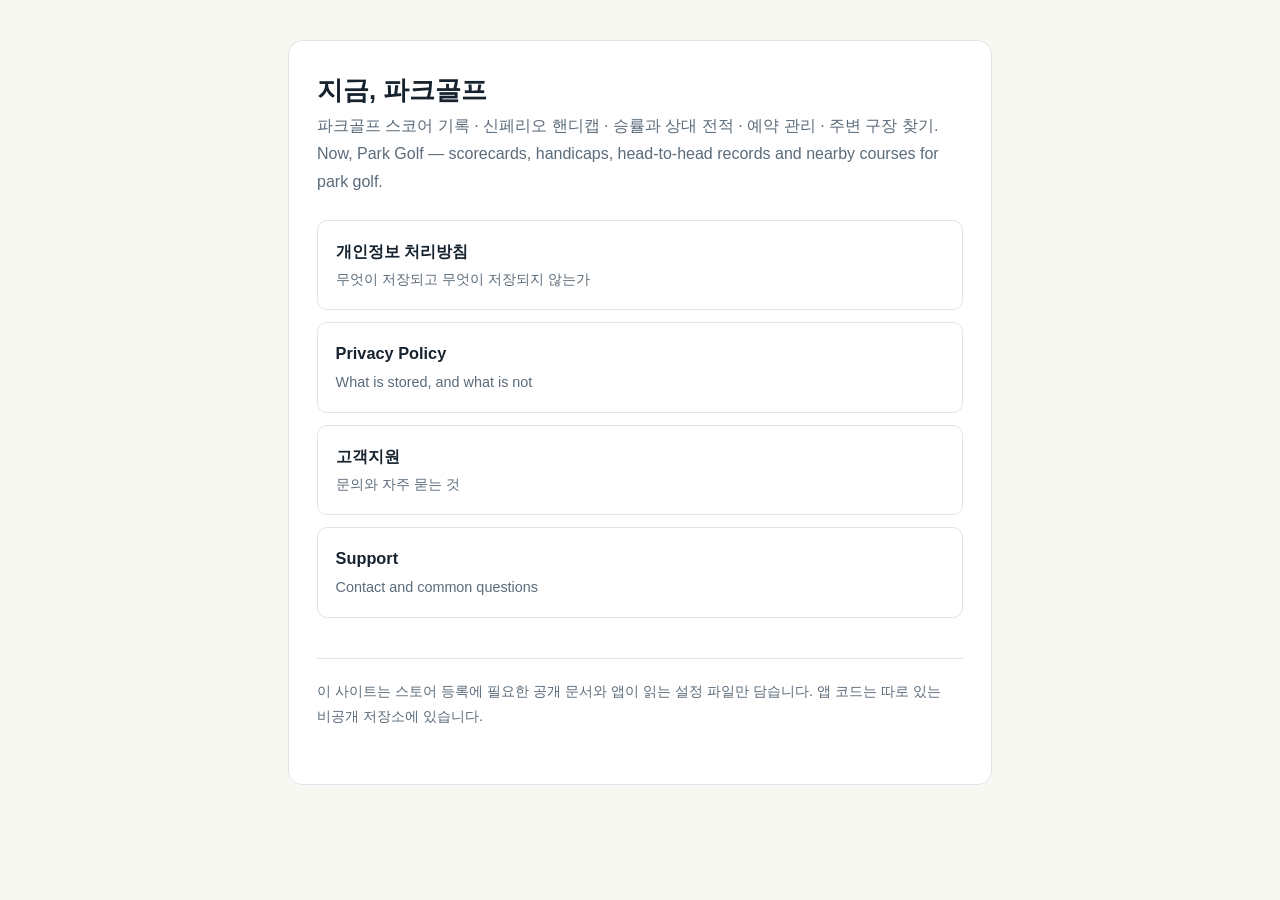
<file: index.html>
<!doctype html>
<html lang="ko">
<head>
<meta charset="utf-8">
<meta name="viewport" content="width=device-width, initial-scale=1">
<title>지금, 파크골프</title>
<link rel="stylesheet" href="style.css">
</head>
<body>
<main>
  <h1>지금, 파크골프</h1>
  <p class="lede">파크골프 스코어 기록 · 신페리오 핸디캡 · 승률과 상대 전적 · 예약 관리 · 주변 구장 찾기.<br>
  Now, Park Golf — scorecards, handicaps, head-to-head records and nearby courses for park golf.</p>

  <div class="cards">
    <a class="card" href="privacy/"><b>개인정보 처리방침</b><span>무엇이 저장되고 무엇이 저장되지 않는가</span></a>
    <a class="card" href="privacy/en/"><b>Privacy Policy</b><span>What is stored, and what is not</span></a>
    <a class="card" href="support/"><b>고객지원</b><span>문의와 자주 묻는 것</span></a>
    <a class="card" href="support/en/"><b>Support</b><span>Contact and common questions</span></a>
  </div>

  <p class="note">이 사이트는 스토어 등록에 필요한 공개 문서와 앱이 읽는 설정 파일만 담습니다.
  앱 코드는 따로 있는 비공개 저장소에 있습니다.</p>
</main>
</body>
</html>
</file>
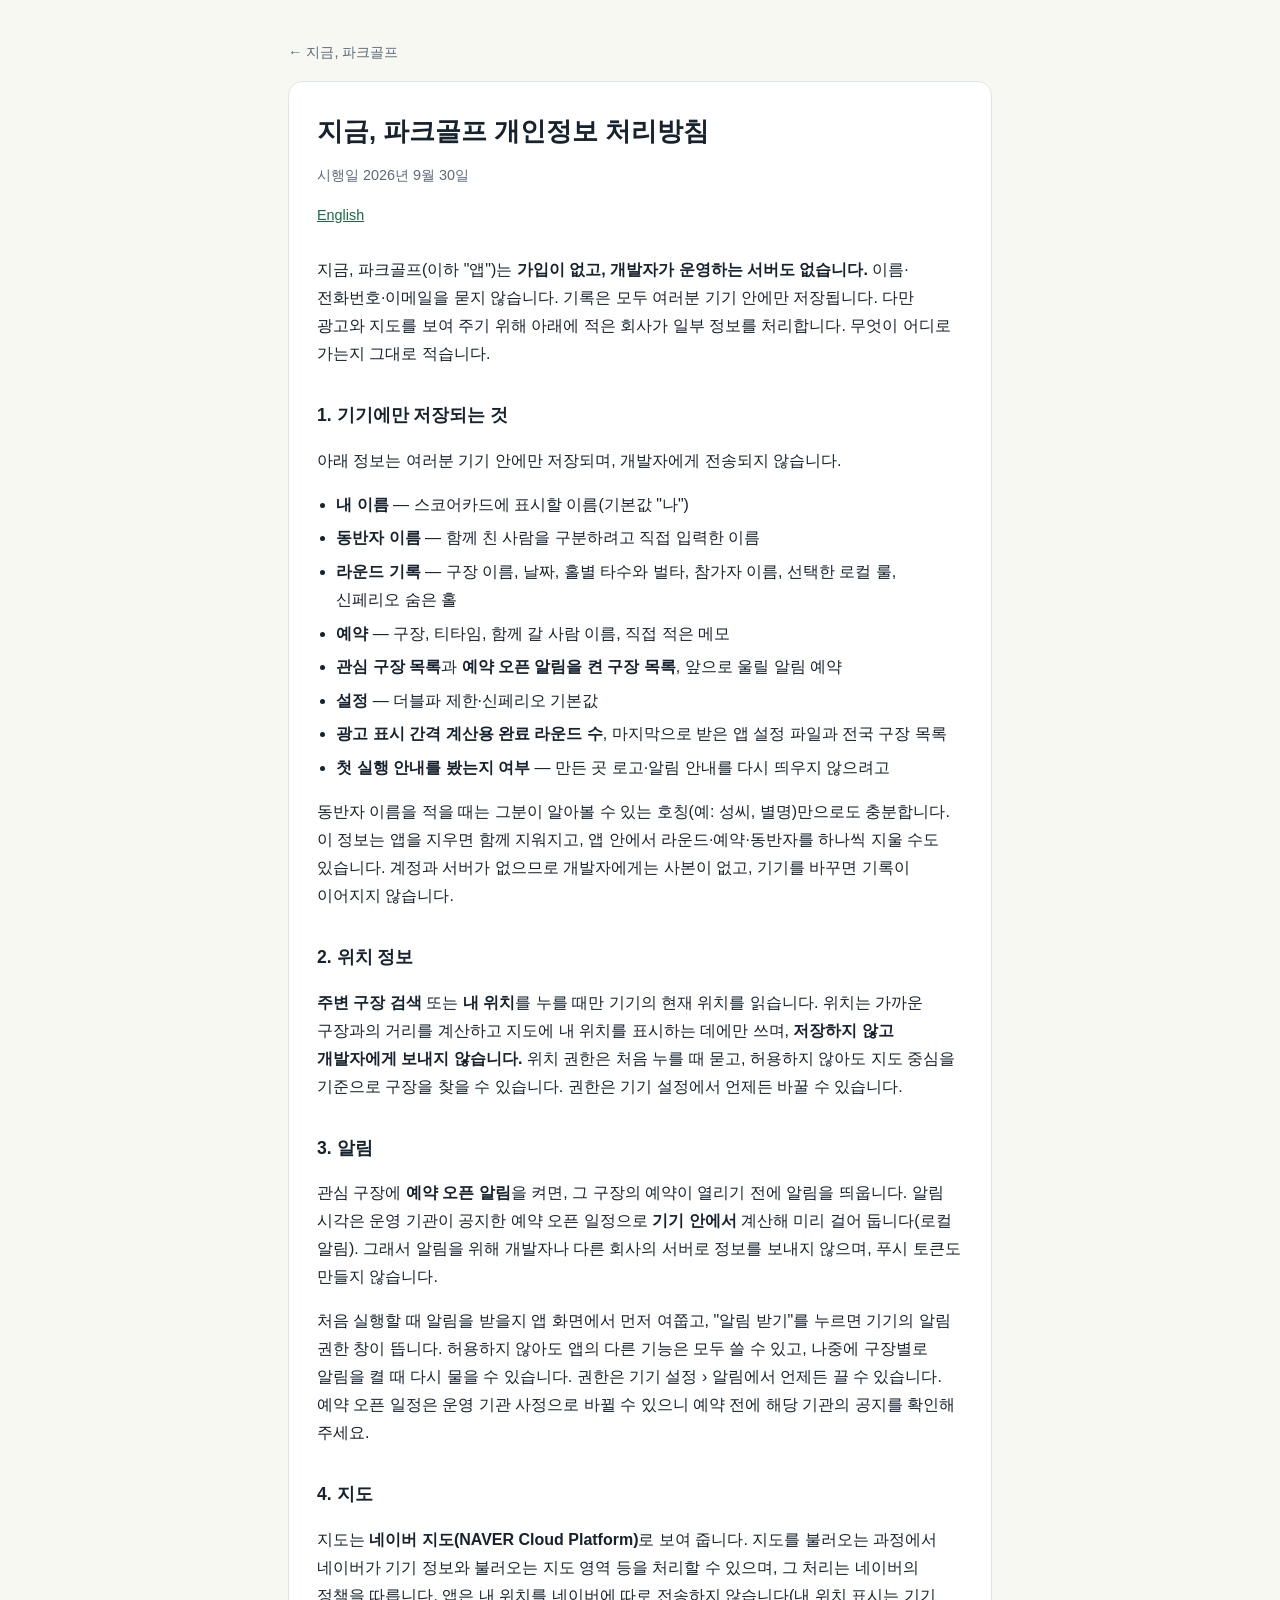
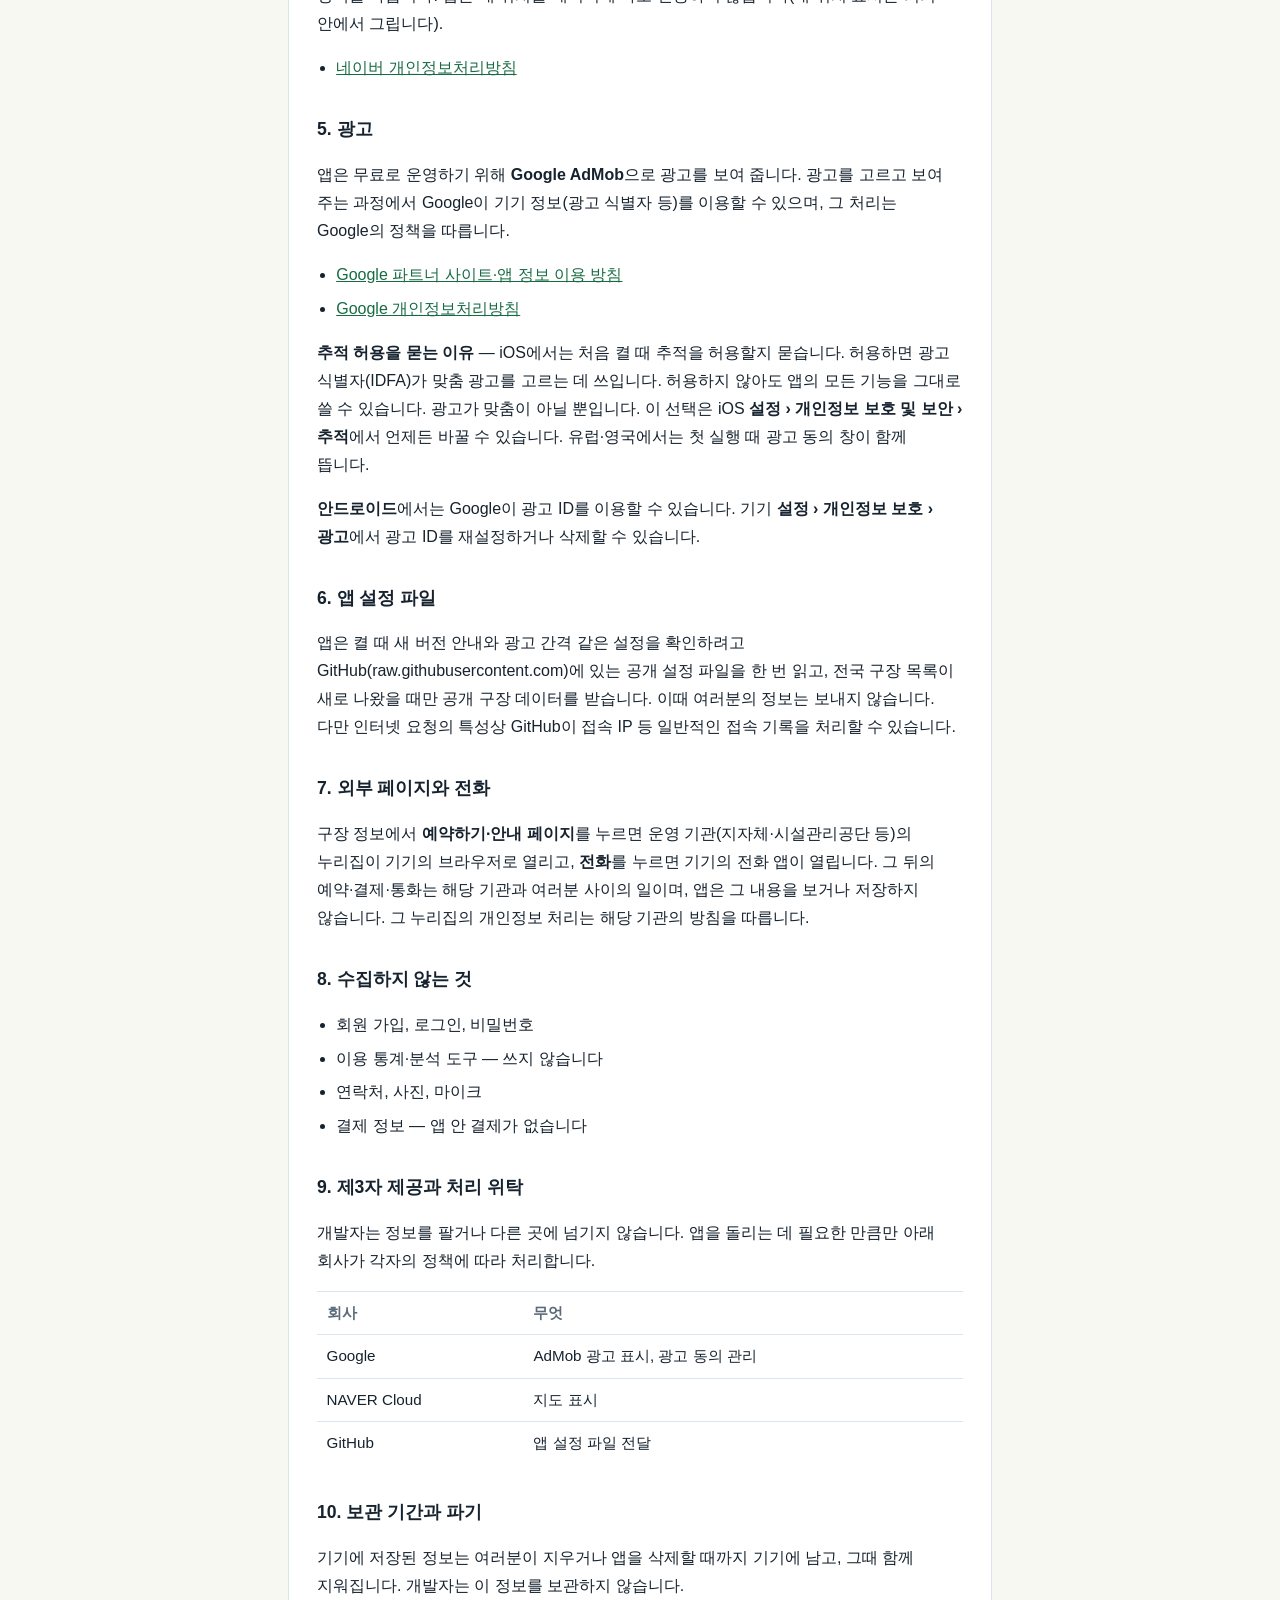
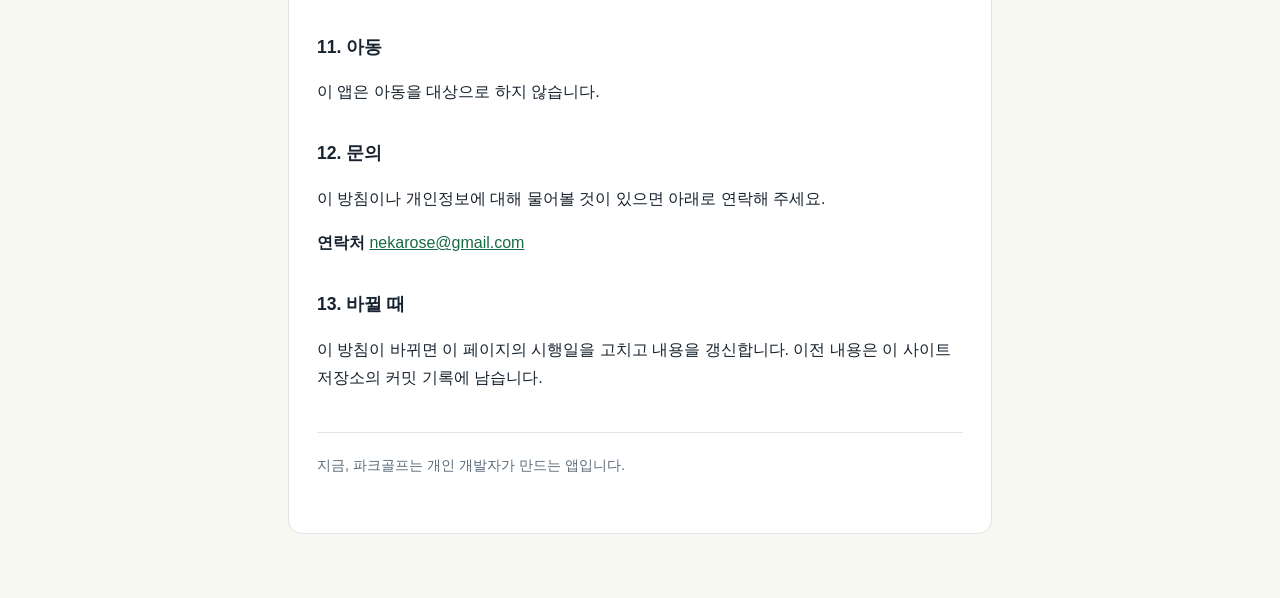
<file: privacy/index.html>
<!doctype html>
<html lang="ko">
<head>
<meta charset="utf-8">
<meta name="viewport" content="width=device-width, initial-scale=1">
<title>지금, 파크골프 개인정보 처리방침</title>
<link rel="stylesheet" href="../style.css">
</head>
<body>
<nav class="home"><a href="../">← 지금, 파크골프</a></nav>
<main>
  <h1>지금, 파크골프 개인정보 처리방침</h1>
  <p class="meta">시행일 2026년 9월 30일</p>
  <p class="lang"><a href="en/">English</a></p>

  <p>지금, 파크골프(이하 "앱")는 <b>가입이 없고, 개발자가 운영하는 서버도 없습니다.</b>
  이름·전화번호·이메일을 묻지 않습니다. 기록은 모두 여러분 기기 안에만 저장됩니다.
  다만 광고와 지도를 보여 주기 위해 아래에 적은 회사가 일부 정보를 처리합니다.
  무엇이 어디로 가는지 그대로 적습니다.</p>

  <h2>1. 기기에만 저장되는 것</h2>
  <p>아래 정보는 여러분 기기 안에만 저장되며, 개발자에게 전송되지 않습니다.</p>
  <ul>
    <li><b>내 이름</b> — 스코어카드에 표시할 이름(기본값 "나")</li>
    <li><b>동반자 이름</b> — 함께 친 사람을 구분하려고 직접 입력한 이름</li>
    <li><b>라운드 기록</b> — 구장 이름, 날짜, 홀별 타수와 벌타, 참가자 이름, 선택한 로컬 룰, 신페리오 숨은 홀</li>
    <li><b>예약</b> — 구장, 티타임, 함께 갈 사람 이름, 직접 적은 메모</li>
    <li><b>관심 구장 목록</b>과 <b>예약 오픈 알림을 켠 구장 목록</b>, 앞으로 울릴 알림 예약</li>
    <li><b>설정</b> — 더블파 제한·신페리오 기본값</li>
    <li><b>광고 표시 간격 계산용 완료 라운드 수</b>, 마지막으로 받은 앱 설정 파일과 전국 구장 목록</li>
    <li><b>첫 실행 안내를 봤는지 여부</b> — 만든 곳 로고·알림 안내를 다시 띄우지 않으려고</li>
  </ul>
  <p>동반자 이름을 적을 때는 그분이 알아볼 수 있는 호칭(예: 성씨, 별명)만으로도 충분합니다.
  이 정보는 앱을 지우면 함께 지워지고, 앱 안에서 라운드·예약·동반자를 하나씩 지울 수도 있습니다.
  계정과 서버가 없으므로 개발자에게는 사본이 없고, 기기를 바꾸면 기록이 이어지지 않습니다.</p>

  <h2>2. 위치 정보</h2>
  <p><b>주변 구장 검색</b> 또는 <b>내 위치</b>를 누를 때만 기기의 현재 위치를 읽습니다.
  위치는 가까운 구장과의 거리를 계산하고 지도에 내 위치를 표시하는 데에만 쓰며,
  <b>저장하지 않고 개발자에게 보내지 않습니다.</b> 위치 권한은 처음 누를 때 묻고, 허용하지 않아도
  지도 중심을 기준으로 구장을 찾을 수 있습니다. 권한은 기기 설정에서 언제든 바꿀 수 있습니다.</p>

  <h2>3. 알림</h2>
  <p>관심 구장에 <b>예약 오픈 알림</b>을 켜면, 그 구장의 예약이 열리기 전에 알림을 띄웁니다.
  알림 시각은 운영 기관이 공지한 예약 오픈 일정으로 <b>기기 안에서</b> 계산해 미리 걸어 둡니다(로컬 알림).
  그래서 알림을 위해 개발자나 다른 회사의 서버로 정보를 보내지 않으며, 푸시 토큰도 만들지 않습니다.</p>
  <p>처음 실행할 때 알림을 받을지 앱 화면에서 먼저 여쭙고, "알림 받기"를 누르면 기기의 알림 권한 창이 뜹니다.
  허용하지 않아도 앱의 다른 기능은 모두 쓸 수 있고, 나중에 구장별로 알림을 켤 때 다시 물을 수 있습니다.
  권한은 기기 설정 › 알림에서 언제든 끌 수 있습니다. 예약 오픈 일정은 운영 기관 사정으로 바뀔 수 있으니
  예약 전에 해당 기관의 공지를 확인해 주세요.</p>

  <h2>4. 지도</h2>
  <p>지도는 <b>네이버 지도(NAVER Cloud Platform)</b>로 보여 줍니다. 지도를 불러오는 과정에서
  네이버가 기기 정보와 불러오는 지도 영역 등을 처리할 수 있으며, 그 처리는 네이버의 정책을 따릅니다.
  앱은 내 위치를 네이버에 따로 전송하지 않습니다(내 위치 표시는 기기 안에서 그립니다).</p>
  <ul>
    <li><a href="https://policy.naver.com/policy/privacy.html">네이버 개인정보처리방침</a></li>
  </ul>

  <h2>5. 광고</h2>
  <p>앱은 무료로 운영하기 위해 <b>Google AdMob</b>으로 광고를 보여 줍니다. 광고를 고르고 보여 주는
  과정에서 Google이 기기 정보(광고 식별자 등)를 이용할 수 있으며, 그 처리는 Google의 정책을 따릅니다.</p>
  <ul>
    <li><a href="https://policies.google.com/technologies/partner-sites?hl=ko">Google 파트너 사이트·앱 정보 이용 방침</a></li>
    <li><a href="https://policies.google.com/privacy?hl=ko">Google 개인정보처리방침</a></li>
  </ul>
  <p><b>추적 허용을 묻는 이유</b> — iOS에서는 처음 켤 때 추적을 허용할지 묻습니다. 허용하면 광고
  식별자(IDFA)가 맞춤 광고를 고르는 데 쓰입니다. 허용하지 않아도 앱의 모든 기능을 그대로 쓸 수
  있습니다. 광고가 맞춤이 아닐 뿐입니다. 이 선택은 iOS <b>설정 › 개인정보 보호 및 보안 › 추적</b>에서
  언제든 바꿀 수 있습니다. 유럽·영국에서는 첫 실행 때 광고 동의 창이 함께 뜹니다.</p>
  <p><b>안드로이드</b>에서는 Google이 광고 ID를 이용할 수 있습니다. 기기 <b>설정 › 개인정보 보호 › 광고</b>에서
  광고 ID를 재설정하거나 삭제할 수 있습니다.</p>

  <h2>6. 앱 설정 파일</h2>
  <p>앱은 켤 때 새 버전 안내와 광고 간격 같은 설정을 확인하려고 GitHub(raw.githubusercontent.com)에
  있는 공개 설정 파일을 한 번 읽고, 전국 구장 목록이 새로 나왔을 때만 공개 구장 데이터를 받습니다. 이때 여러분의 정보는 보내지 않습니다. 다만 인터넷 요청의
  특성상 GitHub이 접속 IP 등 일반적인 접속 기록을 처리할 수 있습니다.</p>

  <h2>7. 외부 페이지와 전화</h2>
  <p>구장 정보에서 <b>예약하기·안내 페이지</b>를 누르면 운영 기관(지자체·시설관리공단 등)의 누리집이 기기의
  브라우저로 열리고, <b>전화</b>를 누르면 기기의 전화 앱이 열립니다. 그 뒤의 예약·결제·통화는 해당 기관과
  여러분 사이의 일이며, 앱은 그 내용을 보거나 저장하지 않습니다. 그 누리집의 개인정보 처리는 해당 기관의
  방침을 따릅니다.</p>

  <h2>8. 수집하지 않는 것</h2>
  <ul>
    <li>회원 가입, 로그인, 비밀번호</li>
    <li>이용 통계·분석 도구 — 쓰지 않습니다</li>
    <li>연락처, 사진, 마이크</li>
    <li>결제 정보 — 앱 안 결제가 없습니다</li>
  </ul>

  <h2>9. 제3자 제공과 처리 위탁</h2>
  <p>개발자는 정보를 팔거나 다른 곳에 넘기지 않습니다. 앱을 돌리는 데 필요한 만큼만 아래 회사가
  각자의 정책에 따라 처리합니다.</p>
  <table>
    <tr><th>회사</th><th>무엇</th></tr>
    <tr><td>Google</td><td>AdMob 광고 표시, 광고 동의 관리</td></tr>
    <tr><td>NAVER Cloud</td><td>지도 표시</td></tr>
    <tr><td>GitHub</td><td>앱 설정 파일 전달</td></tr>
  </table>

  <h2>10. 보관 기간과 파기</h2>
  <p>기기에 저장된 정보는 여러분이 지우거나 앱을 삭제할 때까지 기기에 남고, 그때 함께 지워집니다.
  개발자는 이 정보를 보관하지 않습니다.</p>

  <h2>11. 아동</h2>
  <p>이 앱은 아동을 대상으로 하지 않습니다.</p>

  <h2>12. 문의</h2>
  <p>이 방침이나 개인정보에 대해 물어볼 것이 있으면 아래로 연락해 주세요.</p>
  <p><b>연락처</b> <a href="mailto:nekarose@gmail.com">nekarose@gmail.com</a></p>

  <h2>13. 바뀔 때</h2>
  <p>이 방침이 바뀌면 이 페이지의 시행일을 고치고 내용을 갱신합니다. 이전 내용은 이 사이트 저장소의
  커밋 기록에 남습니다.</p>

  <p class="note">지금, 파크골프는 개인 개발자가 만드는 앱입니다.</p>
</main>
</body>
</html>
</file>
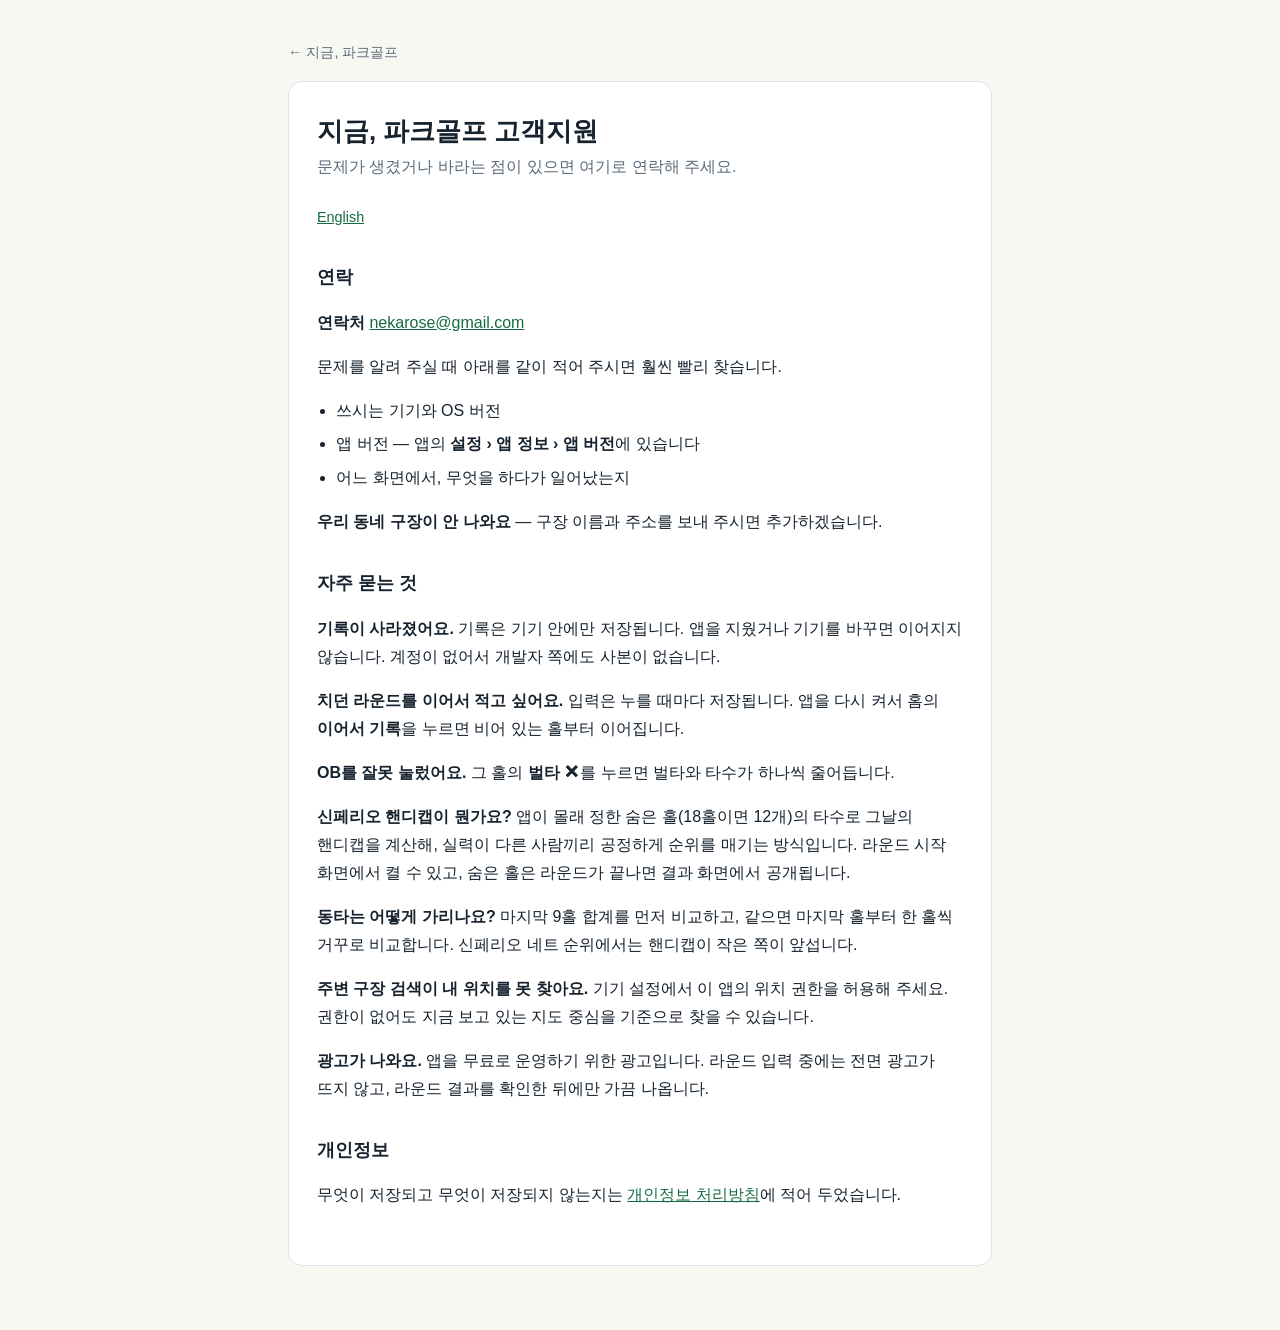
<file: support/index.html>
<!doctype html>
<html lang="ko">
<head>
<meta charset="utf-8">
<meta name="viewport" content="width=device-width, initial-scale=1">
<title>지금, 파크골프 고객지원</title>
<link rel="stylesheet" href="../style.css">
</head>
<body>
<nav class="home"><a href="../">← 지금, 파크골프</a></nav>
<main>
  <h1>지금, 파크골프 고객지원</h1>
  <p class="lede">문제가 생겼거나 바라는 점이 있으면 여기로 연락해 주세요.</p>
  <p class="lang"><a href="en/">English</a></p>

  <h2>연락</h2>
  <p><b>연락처</b> <a href="mailto:nekarose@gmail.com">nekarose@gmail.com</a></p>
  <p>문제를 알려 주실 때 아래를 같이 적어 주시면 훨씬 빨리 찾습니다.</p>
  <ul>
    <li>쓰시는 기기와 OS 버전</li>
    <li>앱 버전 — 앱의 <b>설정 › 앱 정보 › 앱 버전</b>에 있습니다</li>
    <li>어느 화면에서, 무엇을 하다가 일어났는지</li>
  </ul>
  <p><b>우리 동네 구장이 안 나와요</b> — 구장 이름과 주소를 보내 주시면 추가하겠습니다.</p>

  <h2>자주 묻는 것</h2>
  <p><b>기록이 사라졌어요.</b> 기록은 기기 안에만 저장됩니다. 앱을 지웠거나 기기를 바꾸면 이어지지
  않습니다. 계정이 없어서 개발자 쪽에도 사본이 없습니다.</p>
  <p><b>치던 라운드를 이어서 적고 싶어요.</b> 입력은 누를 때마다 저장됩니다. 앱을 다시 켜서 홈의
  <b>이어서 기록</b>을 누르면 비어 있는 홀부터 이어집니다.</p>
  <p><b>OB를 잘못 눌렀어요.</b> 그 홀의 <b>벌타 ✕</b>를 누르면 벌타와 타수가 하나씩 줄어듭니다.</p>
  <p><b>신페리오 핸디캡이 뭔가요?</b> 앱이 몰래 정한 숨은 홀(18홀이면 12개)의 타수로 그날의 핸디캡을
  계산해, 실력이 다른 사람끼리 공정하게 순위를 매기는 방식입니다. 라운드 시작 화면에서 켤 수 있고,
  숨은 홀은 라운드가 끝나면 결과 화면에서 공개됩니다.</p>
  <p><b>동타는 어떻게 가리나요?</b> 마지막 9홀 합계를 먼저 비교하고, 같으면 마지막 홀부터 한 홀씩
  거꾸로 비교합니다. 신페리오 네트 순위에서는 핸디캡이 작은 쪽이 앞섭니다.</p>
  <p><b>주변 구장 검색이 내 위치를 못 찾아요.</b> 기기 설정에서 이 앱의 위치 권한을 허용해 주세요.
  권한이 없어도 지금 보고 있는 지도 중심을 기준으로 찾을 수 있습니다.</p>
  <p><b>광고가 나와요.</b> 앱을 무료로 운영하기 위한 광고입니다. 라운드 입력 중에는 전면 광고가
  뜨지 않고, 라운드 결과를 확인한 뒤에만 가끔 나옵니다.</p>

  <h2>개인정보</h2>
  <p>무엇이 저장되고 무엇이 저장되지 않는지는 <a href="../privacy/">개인정보 처리방침</a>에 적어 두었습니다.</p>
</main>
</body>
</html>
</file>
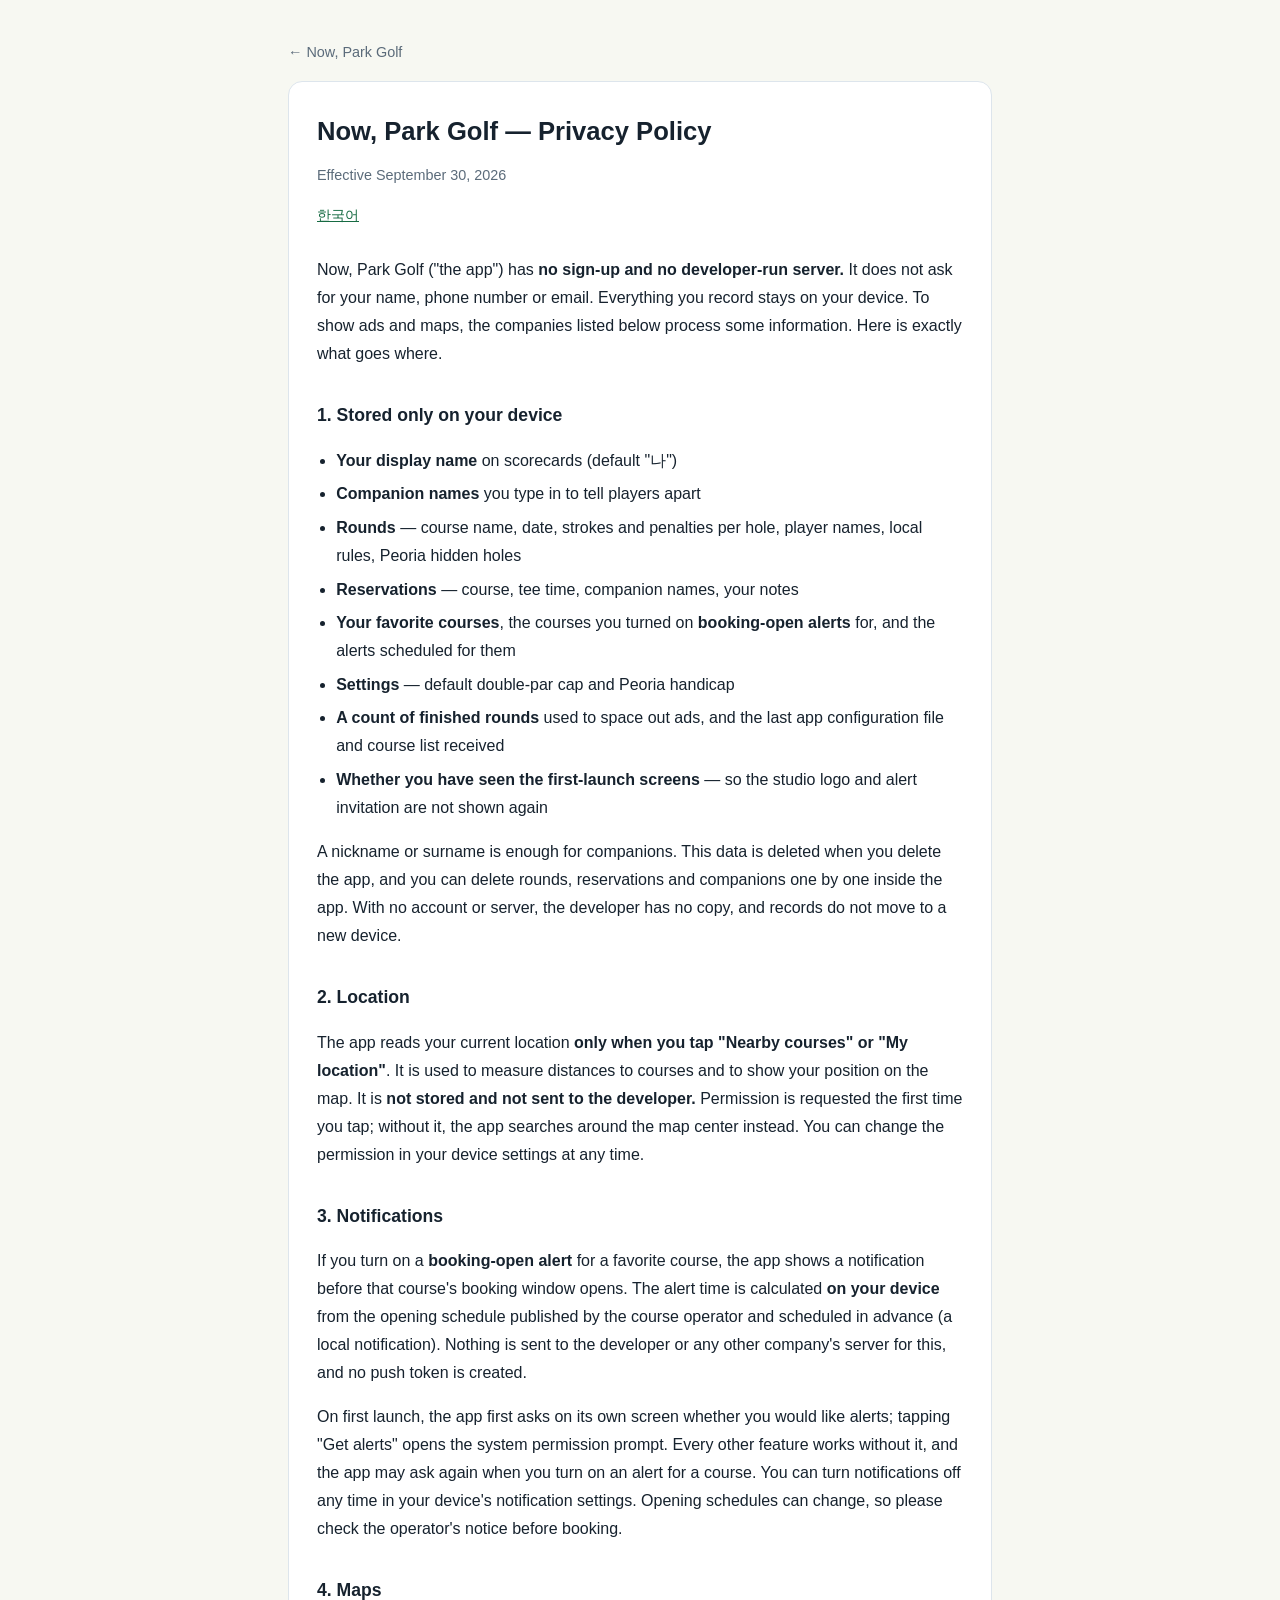
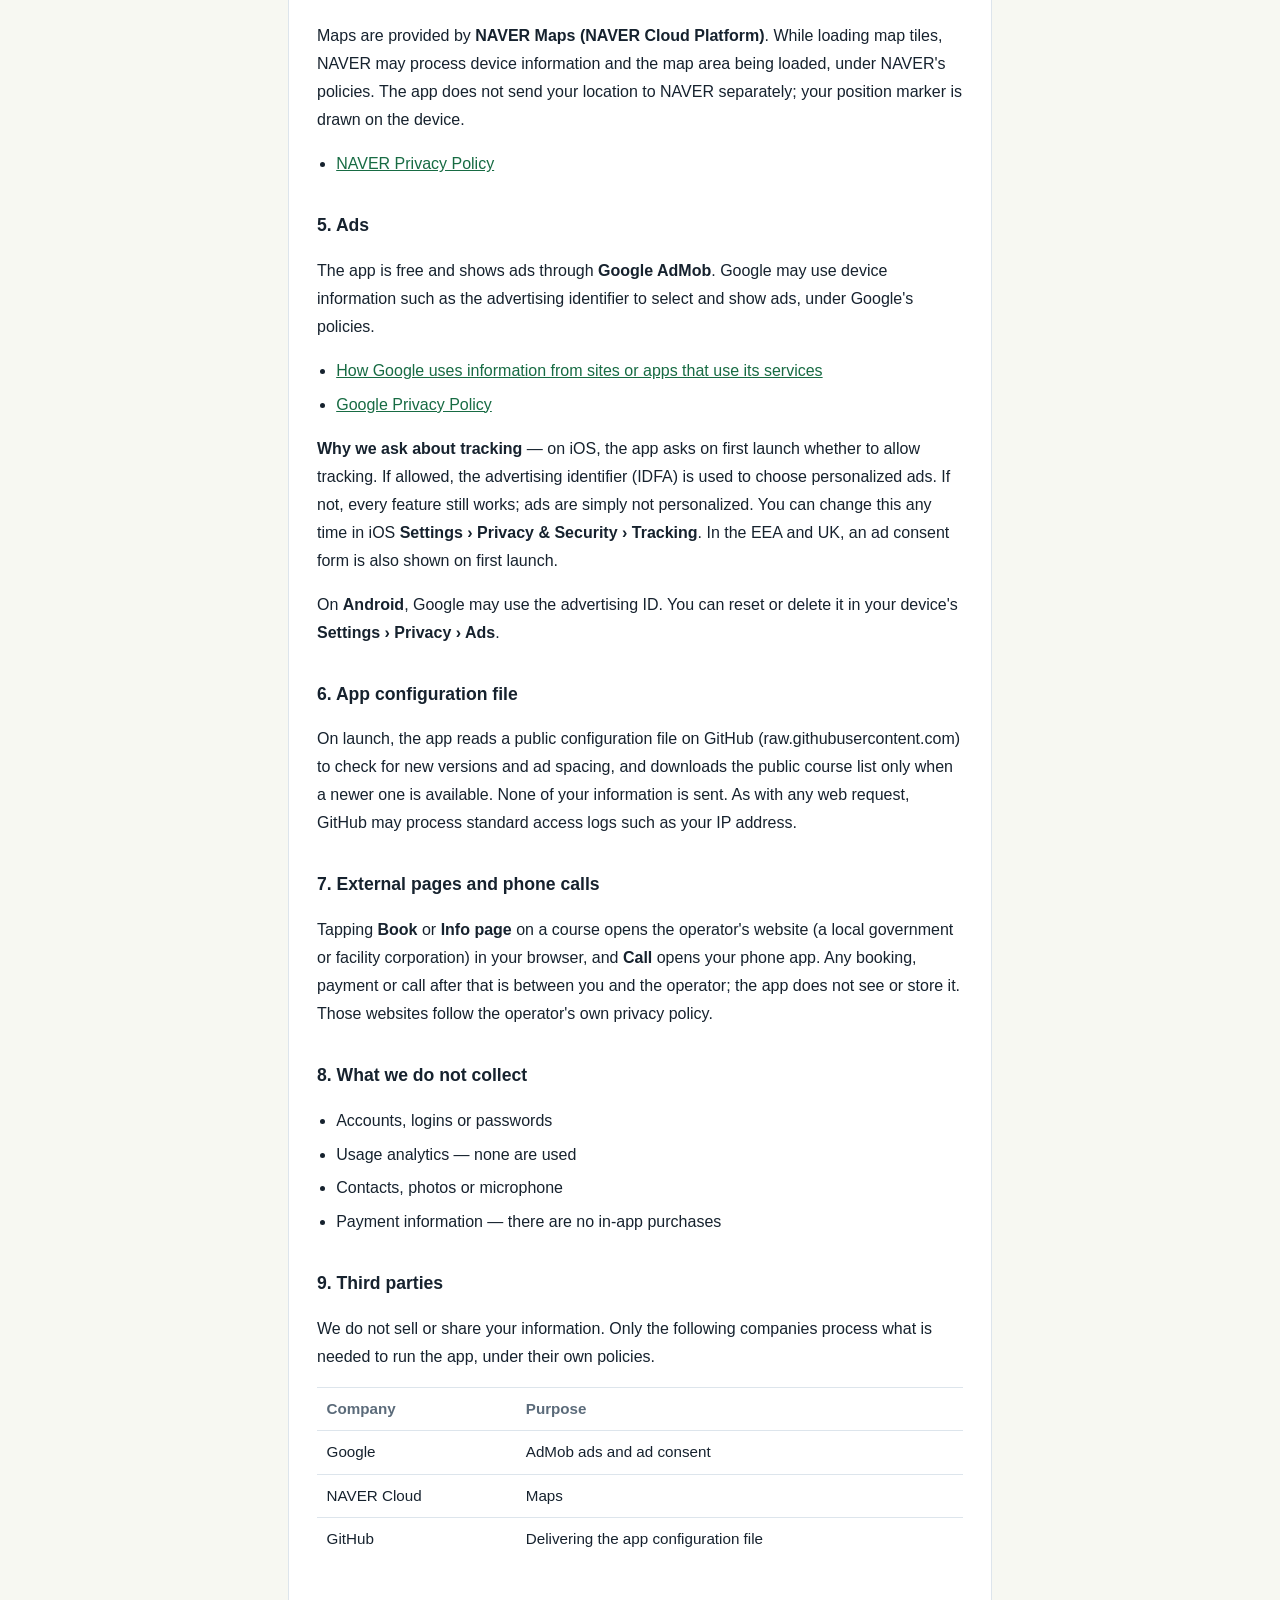
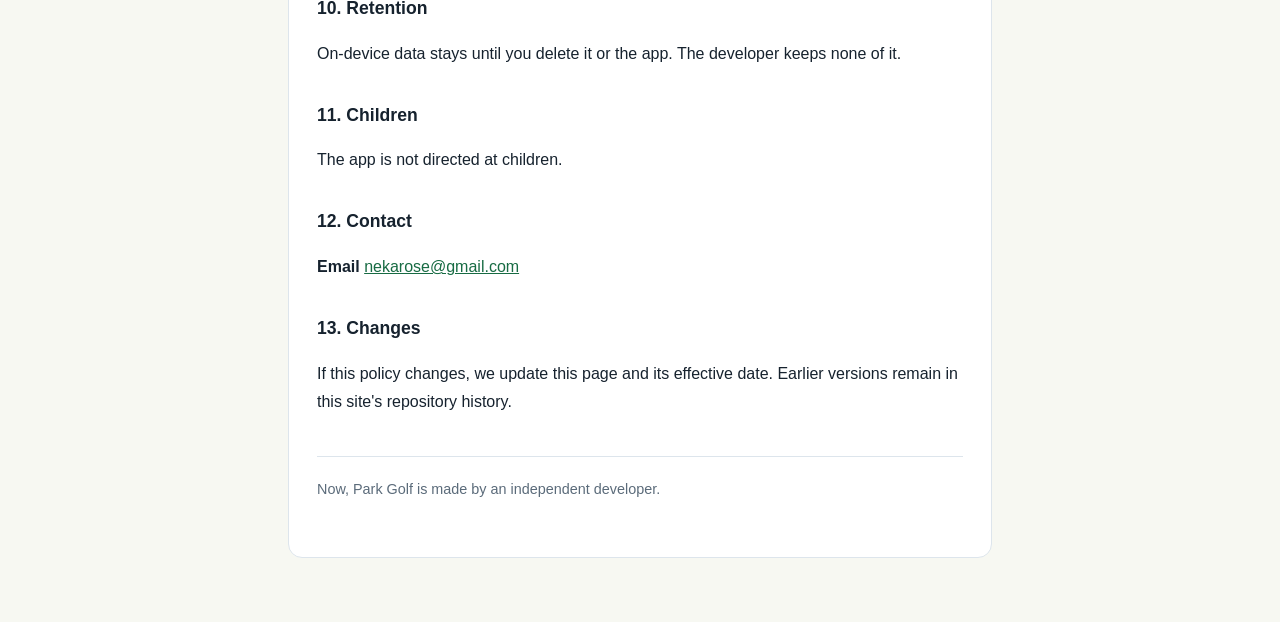
<file: privacy/en/index.html>
<!doctype html>
<html lang="en">
<head>
<meta charset="utf-8">
<meta name="viewport" content="width=device-width, initial-scale=1">
<title>Now, Park Golf — Privacy Policy</title>
<link rel="stylesheet" href="../../style.css">
</head>
<body>
<nav class="home"><a href="../../">← Now, Park Golf</a></nav>
<main>
  <h1>Now, Park Golf — Privacy Policy</h1>
  <p class="meta">Effective September 30, 2026</p>
  <p class="lang"><a href="../">한국어</a></p>

  <p>Now, Park Golf ("the app") has <b>no sign-up and no developer-run server.</b> It does not ask for
  your name, phone number or email. Everything you record stays on your device. To show ads and maps,
  the companies listed below process some information. Here is exactly what goes where.</p>

  <h2>1. Stored only on your device</h2>
  <ul>
    <li><b>Your display name</b> on scorecards (default "나")</li>
    <li><b>Companion names</b> you type in to tell players apart</li>
    <li><b>Rounds</b> — course name, date, strokes and penalties per hole, player names, local rules, Peoria hidden holes</li>
    <li><b>Reservations</b> — course, tee time, companion names, your notes</li>
    <li><b>Your favorite courses</b>, the courses you turned on <b>booking-open alerts</b> for, and the alerts scheduled for them</li>
    <li><b>Settings</b> — default double-par cap and Peoria handicap</li>
    <li><b>A count of finished rounds</b> used to space out ads, and the last app configuration file and course list received</li>
    <li><b>Whether you have seen the first-launch screens</b> — so the studio logo and alert invitation are not shown again</li>
  </ul>
  <p>A nickname or surname is enough for companions. This data is deleted when you delete the app, and you
  can delete rounds, reservations and companions one by one inside the app. With no account or server,
  the developer has no copy, and records do not move to a new device.</p>

  <h2>2. Location</h2>
  <p>The app reads your current location <b>only when you tap "Nearby courses" or "My location"</b>. It is used
  to measure distances to courses and to show your position on the map. It is <b>not stored and not sent to
  the developer.</b> Permission is requested the first time you tap; without it, the app searches around the
  map center instead. You can change the permission in your device settings at any time.</p>

  <h2>3. Notifications</h2>
  <p>If you turn on a <b>booking-open alert</b> for a favorite course, the app shows a notification before that
  course's booking window opens. The alert time is calculated <b>on your device</b> from the opening schedule
  published by the course operator and scheduled in advance (a local notification). Nothing is sent to the
  developer or any other company's server for this, and no push token is created.</p>
  <p>On first launch, the app first asks on its own screen whether you would like alerts; tapping "Get alerts"
  opens the system permission prompt. Every other feature works without it, and the app may ask again when you
  turn on an alert for a course. You can turn notifications off any time in your device's notification
  settings. Opening schedules can change, so please check the operator's notice before booking.</p>

  <h2>4. Maps</h2>
  <p>Maps are provided by <b>NAVER Maps (NAVER Cloud Platform)</b>. While loading map tiles, NAVER may process
  device information and the map area being loaded, under NAVER's policies. The app does not send your
  location to NAVER separately; your position marker is drawn on the device.</p>
  <ul>
    <li><a href="https://policy.naver.com/policy/privacy_en.html">NAVER Privacy Policy</a></li>
  </ul>

  <h2>5. Ads</h2>
  <p>The app is free and shows ads through <b>Google AdMob</b>. Google may use device information such as the
  advertising identifier to select and show ads, under Google's policies.</p>
  <ul>
    <li><a href="https://policies.google.com/technologies/partner-sites">How Google uses information from sites or apps that use its services</a></li>
    <li><a href="https://policies.google.com/privacy">Google Privacy Policy</a></li>
  </ul>
  <p><b>Why we ask about tracking</b> — on iOS, the app asks on first launch whether to allow tracking. If
  allowed, the advertising identifier (IDFA) is used to choose personalized ads. If not, every feature still
  works; ads are simply not personalized. You can change this any time in iOS <b>Settings › Privacy &amp;
  Security › Tracking</b>. In the EEA and UK, an ad consent form is also shown on first launch.</p>
  <p>On <b>Android</b>, Google may use the advertising ID. You can reset or delete it in your device's
  <b>Settings › Privacy › Ads</b>.</p>

  <h2>6. App configuration file</h2>
  <p>On launch, the app reads a public configuration file on GitHub (raw.githubusercontent.com) to check for
  new versions and ad spacing, and downloads the public course list only when a newer one is available. None of your information is sent. As with any web request, GitHub may process
  standard access logs such as your IP address.</p>

  <h2>7. External pages and phone calls</h2>
  <p>Tapping <b>Book</b> or <b>Info page</b> on a course opens the operator's website (a local government or
  facility corporation) in your browser, and <b>Call</b> opens your phone app. Any booking, payment or call
  after that is between you and the operator; the app does not see or store it. Those websites follow the
  operator's own privacy policy.</p>

  <h2>8. What we do not collect</h2>
  <ul>
    <li>Accounts, logins or passwords</li>
    <li>Usage analytics — none are used</li>
    <li>Contacts, photos or microphone</li>
    <li>Payment information — there are no in-app purchases</li>
  </ul>

  <h2>9. Third parties</h2>
  <p>We do not sell or share your information. Only the following companies process what is needed to run
  the app, under their own policies.</p>
  <table>
    <tr><th>Company</th><th>Purpose</th></tr>
    <tr><td>Google</td><td>AdMob ads and ad consent</td></tr>
    <tr><td>NAVER Cloud</td><td>Maps</td></tr>
    <tr><td>GitHub</td><td>Delivering the app configuration file</td></tr>
  </table>

  <h2>10. Retention</h2>
  <p>On-device data stays until you delete it or the app. The developer keeps none of it.</p>

  <h2>11. Children</h2>
  <p>The app is not directed at children.</p>

  <h2>12. Contact</h2>
  <p><b>Email</b> <a href="mailto:nekarose@gmail.com">nekarose@gmail.com</a></p>

  <h2>13. Changes</h2>
  <p>If this policy changes, we update this page and its effective date. Earlier versions remain in this site's
  repository history.</p>

  <p class="note">Now, Park Golf is made by an independent developer.</p>
</main>
</body>
</html>
</file>
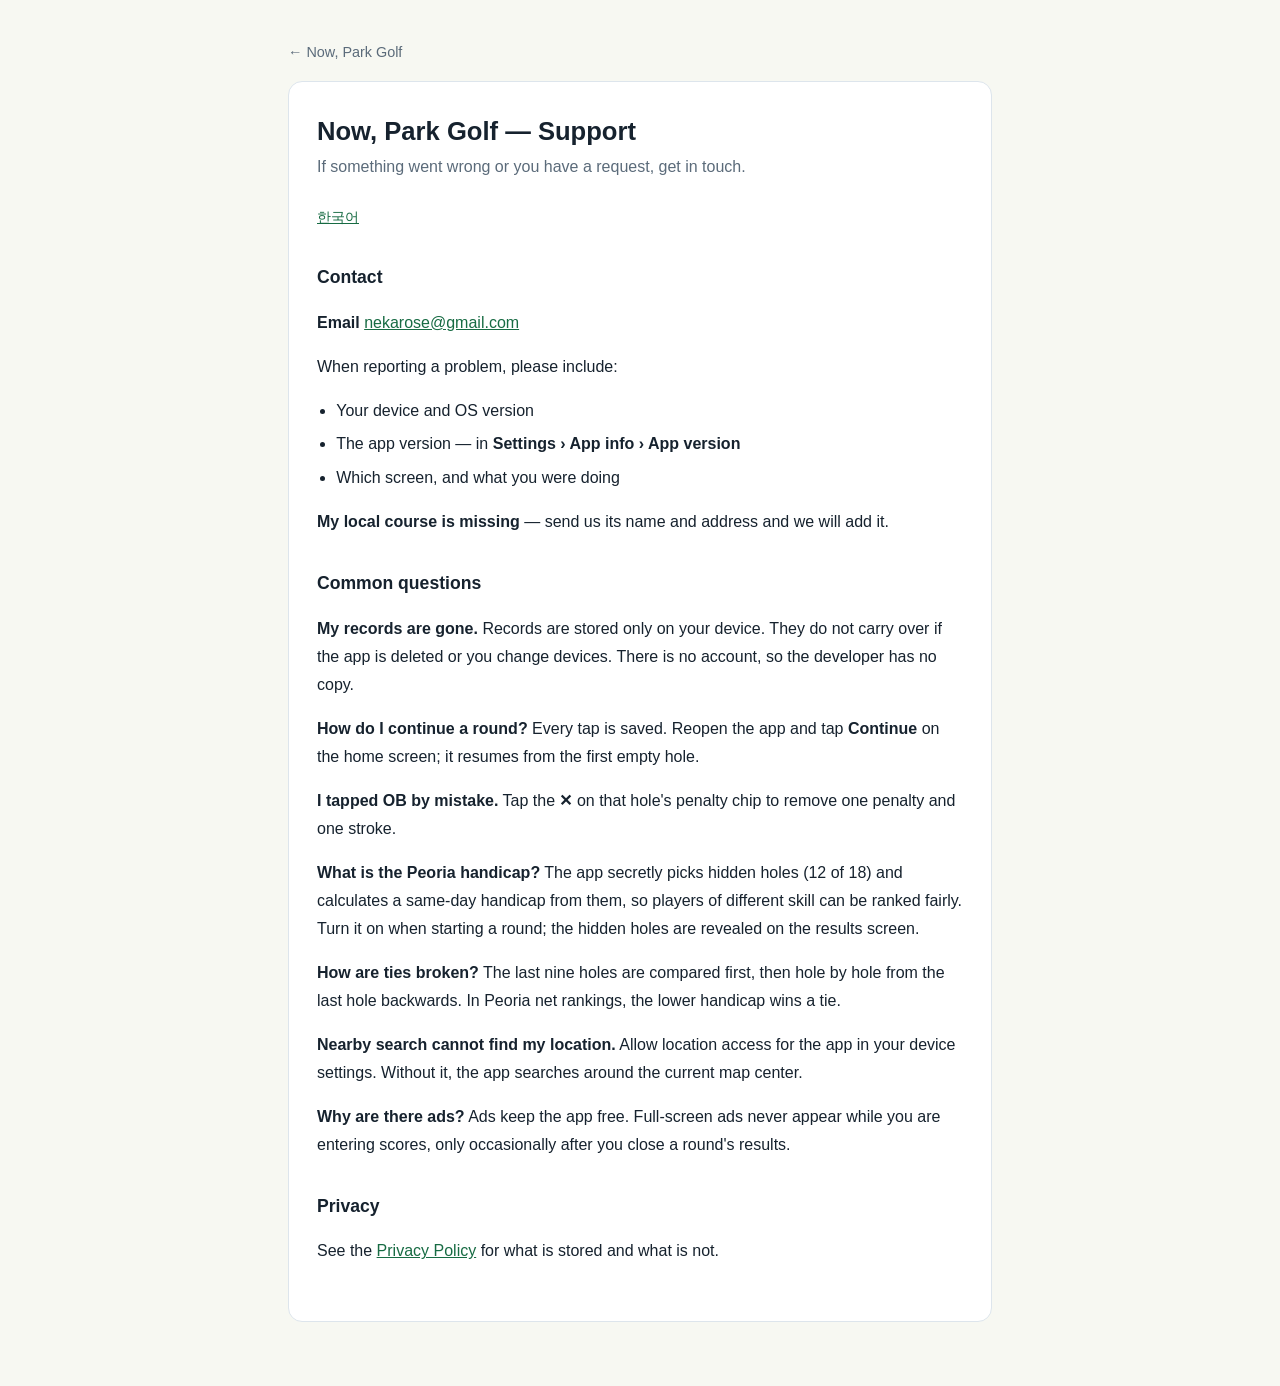
<file: support/en/index.html>
<!doctype html>
<html lang="en">
<head>
<meta charset="utf-8">
<meta name="viewport" content="width=device-width, initial-scale=1">
<title>Now, Park Golf — Support</title>
<link rel="stylesheet" href="../../style.css">
</head>
<body>
<nav class="home"><a href="../../">← Now, Park Golf</a></nav>
<main>
  <h1>Now, Park Golf — Support</h1>
  <p class="lede">If something went wrong or you have a request, get in touch.</p>
  <p class="lang"><a href="../">한국어</a></p>

  <h2>Contact</h2>
  <p><b>Email</b> <a href="mailto:nekarose@gmail.com">nekarose@gmail.com</a></p>
  <p>When reporting a problem, please include:</p>
  <ul>
    <li>Your device and OS version</li>
    <li>The app version — in <b>Settings › App info › App version</b></li>
    <li>Which screen, and what you were doing</li>
  </ul>
  <p><b>My local course is missing</b> — send us its name and address and we will add it.</p>

  <h2>Common questions</h2>
  <p><b>My records are gone.</b> Records are stored only on your device. They do not carry over if the app is
  deleted or you change devices. There is no account, so the developer has no copy.</p>
  <p><b>How do I continue a round?</b> Every tap is saved. Reopen the app and tap <b>Continue</b> on the home
  screen; it resumes from the first empty hole.</p>
  <p><b>I tapped OB by mistake.</b> Tap the <b>✕</b> on that hole's penalty chip to remove one penalty and one stroke.</p>
  <p><b>What is the Peoria handicap?</b> The app secretly picks hidden holes (12 of 18) and calculates a
  same-day handicap from them, so players of different skill can be ranked fairly. Turn it on when starting
  a round; the hidden holes are revealed on the results screen.</p>
  <p><b>How are ties broken?</b> The last nine holes are compared first, then hole by hole from the last hole
  backwards. In Peoria net rankings, the lower handicap wins a tie.</p>
  <p><b>Nearby search cannot find my location.</b> Allow location access for the app in your device settings.
  Without it, the app searches around the current map center.</p>
  <p><b>Why are there ads?</b> Ads keep the app free. Full-screen ads never appear while you are entering scores,
  only occasionally after you close a round's results.</p>

  <h2>Privacy</h2>
  <p>See the <a href="../privacy/">Privacy Policy</a> for what is stored and what is not.</p>
</main>
</body>
</html>
</file>
<file: style.css>
/* 스토어 등록용 공개 문서. 읽히는 것이 전부다 —
   글자 크기와 줄 간격만 넉넉히 두고, 어두운 화면에서도 눈이 안 아프게 한다. */

:root {
  --bg: #f7f8f2;
  --panel: #ffffff;
  --ink: #16222e;
  --muted: #5b6b7a;
  --line: #dde5ec;
  --link: #176b43;
}

@media (prefers-color-scheme: dark) {
  :root {
    --bg: #0e1720;
    --panel: #16222e;
    --ink: #e6edf3;
    --muted: #9fb0bf;
    --line: #26364a;
    --link: #7fd1a3;
  }
}

* { box-sizing: border-box; }

body {
  margin: 0;
  padding: 2.5rem 1.25rem 4rem;
  background: var(--bg);
  color: var(--ink);
  font: 16px/1.75 -apple-system, BlinkMacSystemFont, "Segoe UI",
    "Apple SD Gothic Neo", "Noto Sans KR", Roboto, sans-serif;
  word-break: keep-all;
}

main {
  max-width: 44rem;
  margin: 0 auto;
  background: var(--panel);
  border: 1px solid var(--line);
  border-radius: 14px;
  padding: 2rem 1.75rem 2.5rem;
}

h1 { font-size: 1.6rem; margin: 0 0 0.25rem; line-height: 1.35; }
h2 { font-size: 1.1rem; margin: 2rem 0 0.5rem; }
p, li { color: var(--ink); }
ul { padding-left: 1.2rem; }
li { margin: 0.35rem 0; }
a { color: var(--link); }

.lede { color: var(--muted); margin: 0 0 1.5rem; }
.meta { color: var(--muted); font-size: 0.9rem; }
.lang { margin: 0 0 1.75rem; font-size: 0.9rem; }
.note {
  margin-top: 2.5rem;
  padding-top: 1.25rem;
  border-top: 1px solid var(--line);
  color: var(--muted);
  font-size: 0.9rem;
}

nav.home { max-width: 44rem; margin: 0 auto 1rem; font-size: 0.9rem; }
nav.home a { color: var(--muted); text-decoration: none; }
nav.home a:hover { text-decoration: underline; }

.cards { display: grid; gap: 0.75rem; margin-top: 1.5rem; }
.card {
  display: block;
  padding: 1rem 1.1rem;
  border: 1px solid var(--line);
  border-radius: 10px;
  text-decoration: none;
  color: var(--ink);
}
.card:hover { border-color: var(--link); }
.card b { display: block; font-size: 1.02rem; }
.card span { color: var(--muted); font-size: 0.9rem; }

table { width: 100%; border-collapse: collapse; margin: 0.75rem 0; font-size: 0.95rem; }
th, td { text-align: left; vertical-align: top; padding: 0.5rem 0.6rem; border-top: 1px solid var(--line); }
th { color: var(--muted); font-weight: 600; white-space: nowrap; }
</file>
